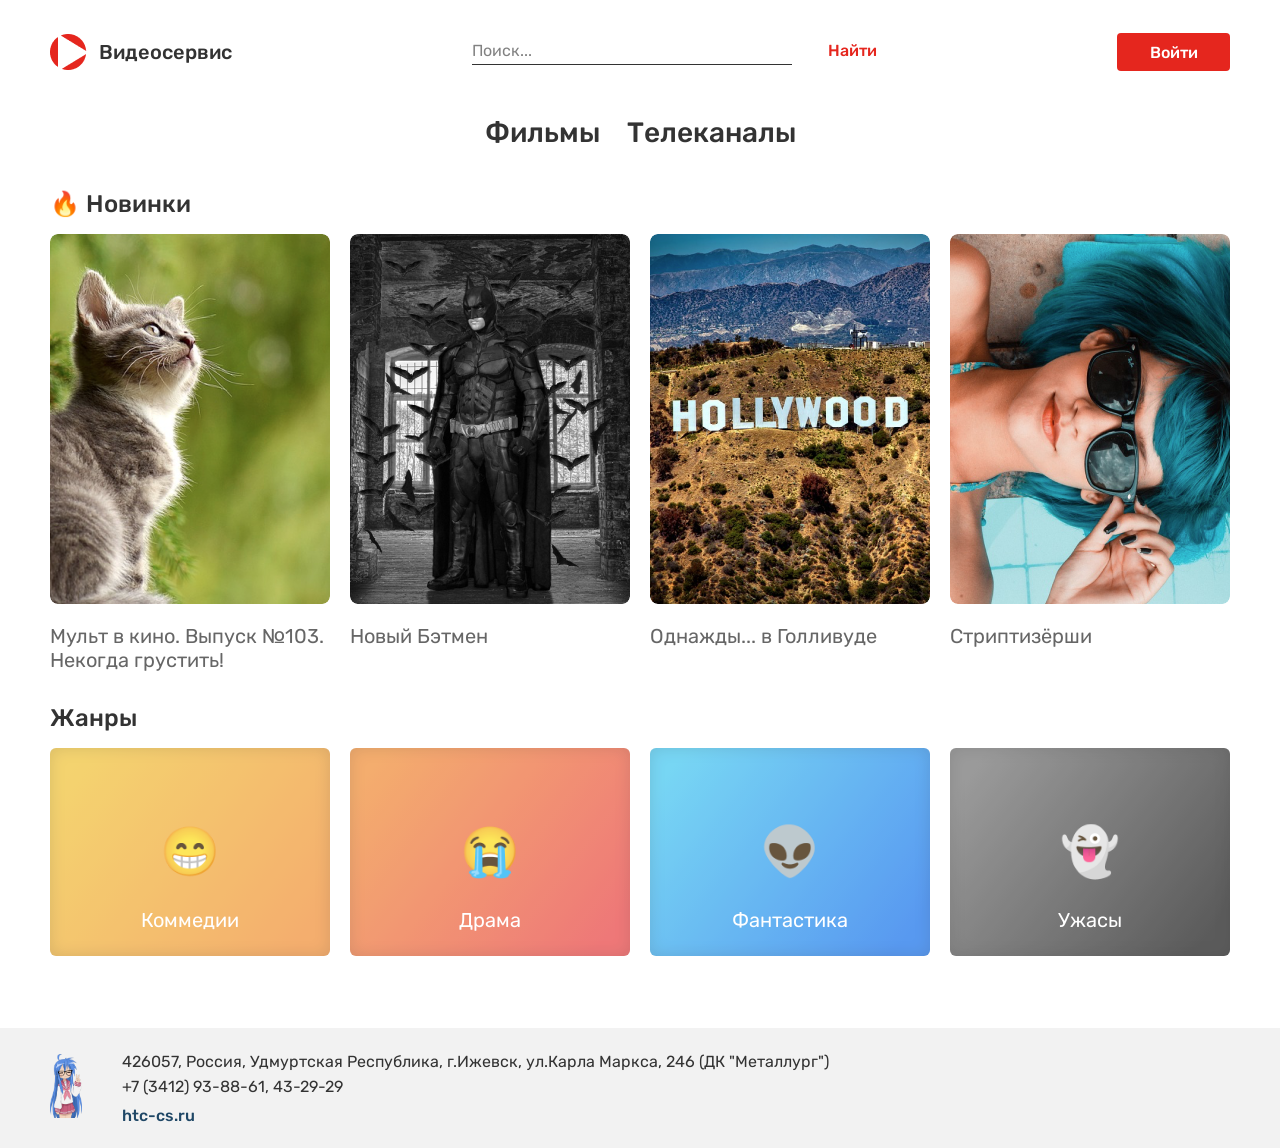
<file: index.html>
<!DOCTYPE html>
<html lang="ru">
<head>
    <meta charset="UTF-8">
    <link rel="stylesheet" href="css/style.css">
    <meta name="viewport" content="width=device-width, initial-scale=1.0">
    <title>Телепортал</title>
</head>
<body>
    <div class="container">
        <header class="header">
            <div class="header__logo">
                <img src="img/sign.png" alt="logo">
                <p class="header__logo-txt">Видеосервис</p>
            </div>

            <form action="">
                <input class="header__search-txt" type="text" placeholder="Поиск...">
                <input class="header__search-btn" type="button" value="Найти">
            </form>

            <form action="modal.html">
                <input class="header__auth-btn" type="submit" value="Войти">
            </form>
        </header>

        <main>
            <nav class="nav">
                <a class="nav__a" href="index.html">Фильмы</a>
                <a class="nav__a" href="telecanal.html">Телеканалы</a>
            </nav>

            <div class="new">
                <p class="new__caption">&#128293; Новинки</p>
                <div class="movies">
                    <div class="movies__item">
                        <img class="movies__item-img" src="img/picture(1).png" alt="kotenok">
                        <p class="movies__item-p" >Мульт в кино. Выпуск №103. Некогда грустить!</p>
                        <p class="movies__item-desc">Фильм повествует о череде событий, произошедших в Голливуде в 1969 году, на закате его «золотого века». Известный актер Рик Далтон и его дублер Клифф Бут пытаются найти свое место в стремительно меняющемся мире киноиндустрии.</p>
                    </div>

                    <div class="movies__item">
                        <img class="movies__item-img" src="img/picture(2).png" alt="batman">
                        <p class="movies__item-p" >Новый Бэтмен</p>
                        <p class="movies__item-desc">Фильм повествует о череде событий, произошедших в Голливуде в 1969 году, на закате его «золотого века». Известный актер Рик Далтон и его дублер Клифф Бут пытаются найти свое место в стремительно меняющемся мире киноиндустрии.</p>
                    </div>

                    <div class="movies__item">
                        <img class="movies__item-img" src="img/picture(3).png" alt="hollywood">
                        <p class="movies__item-p" >Однажды... в Голливуде</p>
                        <p class="movies__item-desc">Фильм повествует о череде событий, произошедших в Голливуде в 1969 году, на закате его «золотого века». Известный актер Рик Далтон и его дублер Клифф Бут пытаются найти свое место в стремительно меняющемся мире киноиндустрии.</p>
                    </div>

                    <div class="movies__item">
                        <img class="movies__item-img" src="img/picture(4).png" alt="striptiz-girls">
                        <p class="movies__item-p" >Стриптизёрши</p>
                        <p class="movies__item-desc">Фильм повествует о череде событий, произошедших в Голливуде в 1969 году, на закате его «золотого века». Известный актер Рик Далтон и его дублер Клифф Бут пытаются найти свое место в стремительно меняющемся мире киноиндустрии.</p>
                    </div>
                </div>
            </div>

            <div class="geners">
                <p class="new__caption">Жанры</p>
                <div class="geners-gallery">

                    <div class="geners-gallery__item comedy">
                        <p class="geners-gallery__item-emj">😁️</p>
                        <p class="geners-gallery__item-p">Коммедии</p>
                    </div>

                    <div class="geners-gallery__item drama">
                        <p class="geners-gallery__item-emj">😭️</p>
                        <p class="geners-gallery__item-p">Драма</p>
                    </div>

                    <div class="geners-gallery__item fantastik">
                        <p class="geners-gallery__item-emj">👽️</p>
                        <p class="geners-gallery__item-p">Фантастика</p>
                    </div>

                    <div class="geners-gallery__item horror">
                        <p class="geners-gallery__item-emj">👻️</p>
                        <p class="geners-gallery__item-p">Ужасы</p>
                    </div>
                </div>
            </div>
        </main>
    </div>

    <footer class="footer">
        <div class="footer-container container">
            <div class="footer__logo">
                <!-- <img src="img/logo.svg" alt="logo"> -->
                <img src="img/character.png" alt="logo" width="31.99px" height="64px">
            </div>
            <div class="footer__info">
                <p class="footer__info-p">426057, Россия, Удмуртская Республика, г.Ижевск, ул.Карла Маркса, 246 (ДК "Металлург")</p>
                <p class="footer__info-p">+7 (3412) 93-88-61, 43-29-29</p>
                <a class="footer__info-a" href="https://htc-cs.ru">htc-cs.ru</a>
            </div>
        </div>
    </footer>
</body>
</html>
</file>
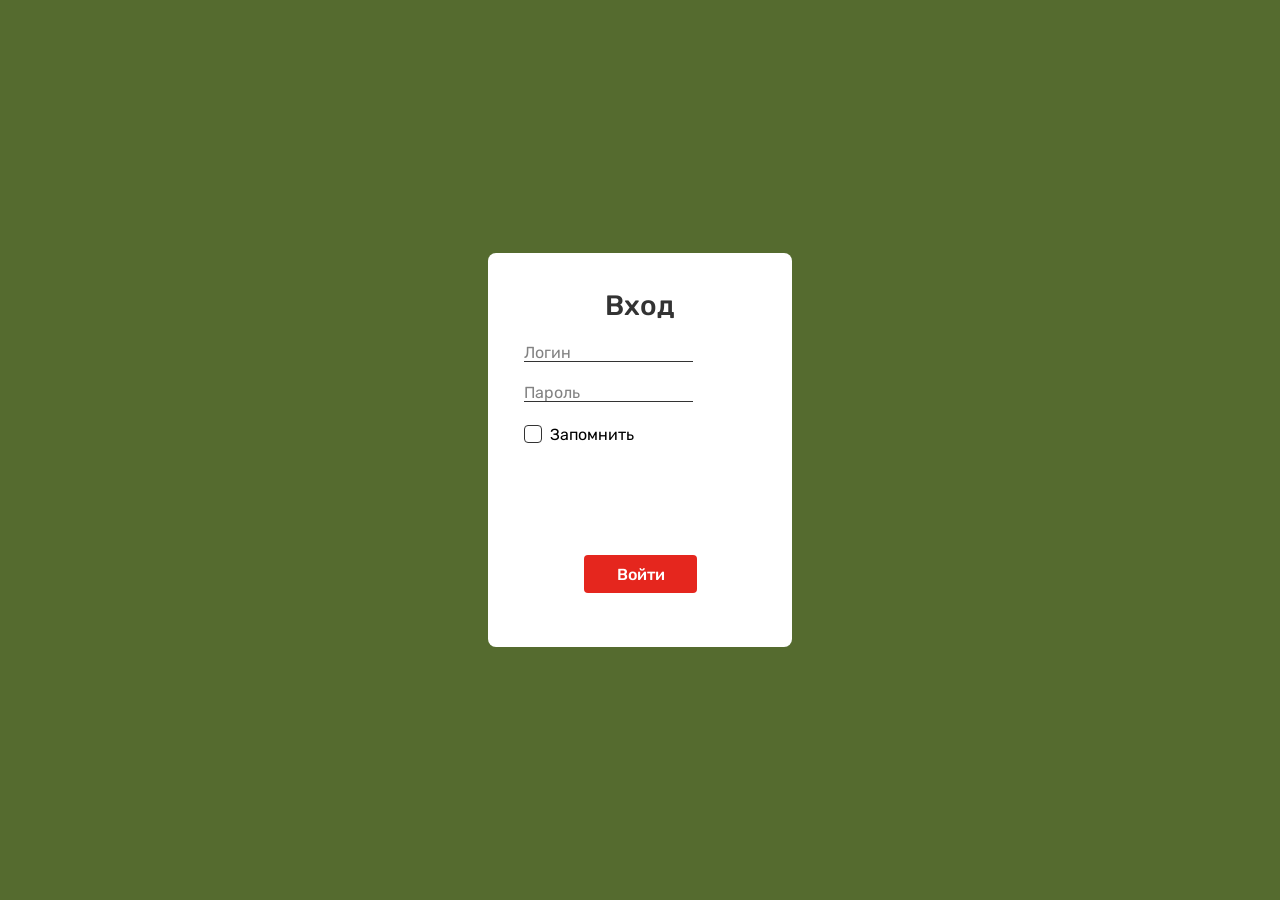
<file: modal.html>
<!DOCTYPE html>
<html lang="en">
<head>
	<meta charset="UTF-8">
	<meta name="viewport" content="width=device-width, initial-scale=1.0">
	<link rel="stylesheet" href="css/modal_style.css">
	<link rel="stylesheet" href="css/style.css">
	<title>modal</title>
</head>
<body>
	<div class="modal__backgraund">

		<div class="modal__container">
			<p class="modal__login-p">Вход</p>
			<form class="modal__form" action="index.html">
				<input class="modal__login-input" type="text" placeholder="Логин">
				<input class="modal__login-input" type="password" placeholder="Пароль">

				<div class="modal__login-checkbox">
					<div>
						<input type="checkbox" id="check1">
						<div class="checkmark"><p>&#10004</p></div>
					</div>
					<div>
						<label for="check1">Запомнить</label>
					</div>
				</div>
				
				<input class="modal__login-button" type="submit" value="Войти">
			</form>
		</div>

	</div>
</body>
</html>
</file>
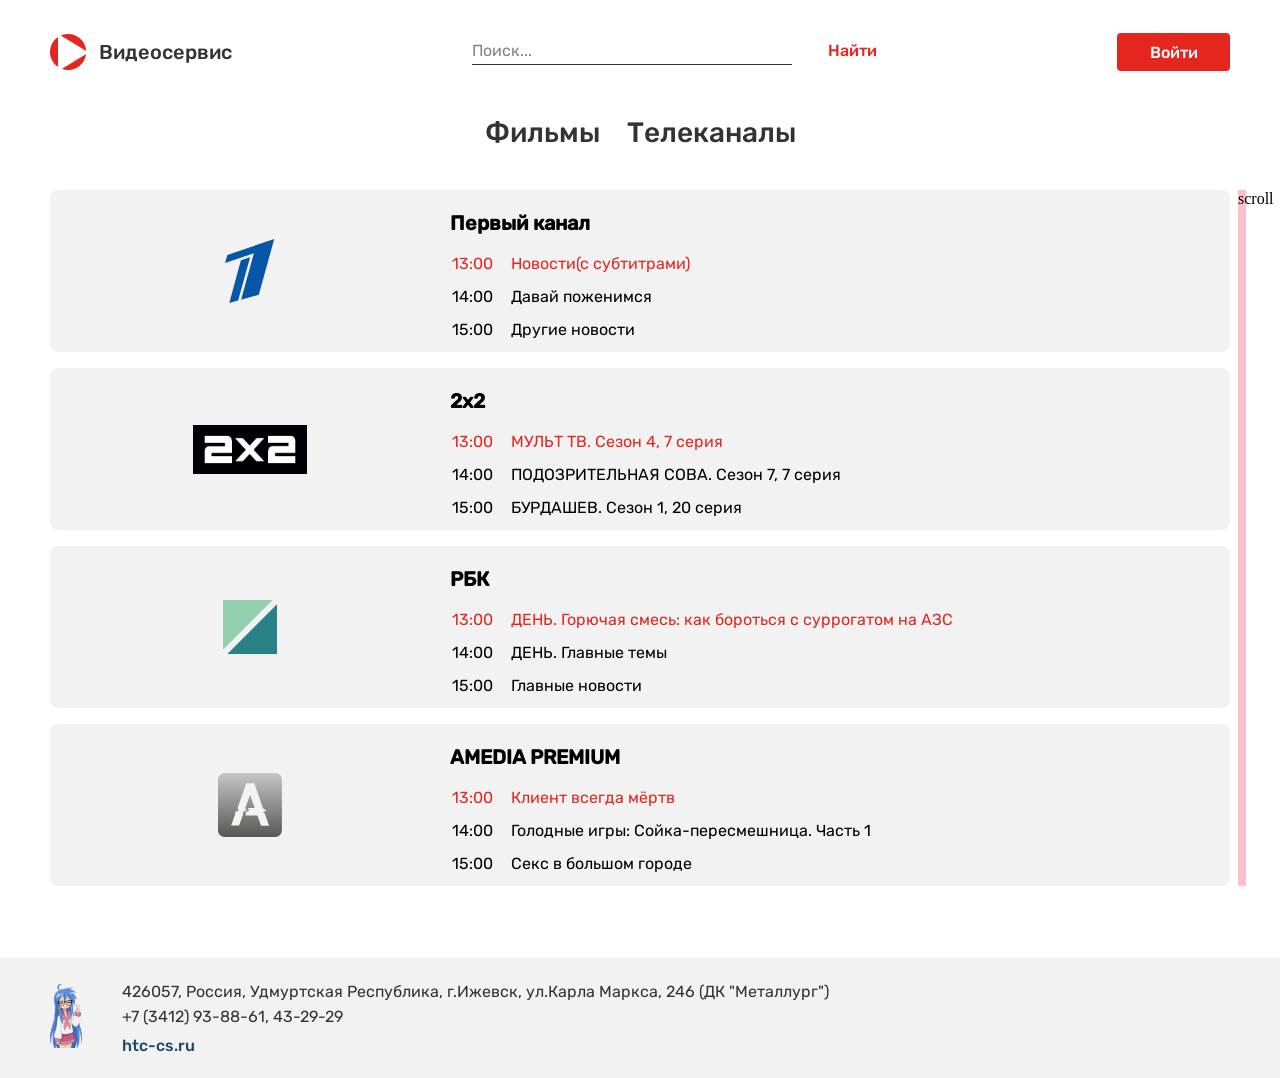
<file: telecanal.html>
<!DOCTYPE html>
<html lang="ru">
<head>
    <meta charset="UTF-8">
    <link rel="stylesheet" href="css/style.css">
    <link rel="stylesheet" href="css/telecanal.css">
    <meta name="viewport" content="width=device-width, initial-scale=1.0">
    <title>Телепортал</title>
</head>
<body>
    <div class="container">
        <header class="header">
            <div class="header__logo">
                <img src="img/sign.png" alt="logo">
                <p class="header__logo-txt">Видеосервис</p>
            </div>

            <form action="">
                <input class="header__search-txt" type="text" placeholder="Поиск...">
                <input class="header__search-btn" type="button" value="Найти">
            </form>

            <form action="modal.html">
                <input class="header__auth-btn" type="submit" value="Войти">
            </form>
        </header>

        <main>
            <nav class="nav">
                <a class="nav__a" href="index.html">Фильмы</a>
                <a class="nav__a" href="telecanal.html">Телеканалы</a>
            </nav>

            <div class="channel__box">
                <div class="channels">
                <!-- 1 Channel -->
                <div class="channel__item">
                    <div class="channel__item__logo">
                        <img src="img/channel__img/1st.svg" alt="1 канал">
                    </div>
                    <div class="channel__description">
                        <h3>Первый канал</h3>
                        <table>
                            <tr class="des_fire">
                                <td>13:00</td>
                                <td class="">Новости(с субтитрами)</td>
                            </tr>
                            <tr>
                                <td>14:00</td>
                                <td>Давай поженимся</td>
                            </tr>
                            <tr>
                                <td>15:00</td>
                                <td>Другие новости</td>
                            </tr>
                        </table>
                    </div>
                </div>

                <!-- 2x2 -->
                <div class="channel__item">
                    <div class="channel__item__logo">
                        <img src="img/channel__img/2x2.svg" alt="2x2">
                    </div>
                    <div class="channel__description">
                        <h3>2x2</h3>
                        <table>
                            <tr class="des_fire">
                                <td>13:00</td>
                                <td>МУЛЬТ ТВ. Сезон 4, 7 серия</td>
                            </tr>
                            <tr>
                                <td>14:00</td>
                                <td>ПОДОЗРИТЕЛЬНАЯ СОВА. Сезон 7, 7 серия</td>
                            </tr>
                            <tr>
                                <td>15:00</td>
                                <td>БУРДАШЕВ. Сезон 1, 20 серия</td>
                            </tr>
                        </table>
                    </div>
                </div>

                <!-- RBK -->
                <div class="channel__item">
                    <div class="channel__item__logo">
                        <img src="img/channel__img/rbc.svg" alt="РБК">
                    </div>
                    <div class="channel__description">
                        <h3>РБК</h3>
                        <table>
                            <tr class="des_fire">
                                <td>13:00</td>
                                <td>ДЕНЬ. Горючая смесь: как бороться с суррогатом на АЗС</td>
                            </tr>
                            <tr>
                                <td>14:00</td>
                                <td>ДЕНЬ. Главные темы</td>
                            </tr>
                            <tr>
                                <td>15:00</td>
                                <td>Главные новости</td>
                            </tr>
                        </table>
                    </div>
                </div>

                <!-- AMEDIA PREMIUM -->
                <div class="channel__item">
                    <div class="channel__item__logo">
                        <img src="img/channel__img/amedia.svg" alt="Amedia Premium">
                    </div>
                    <div class="channel__description">
                        <h3>AMEDIA PREMIUM</h3>
                        <table>
                            <tr class="des_fire">
                                <td>13:00</td>
                                <td>Клиент всегда мёртв</td>
                            </tr>
                            <tr>
                                <td>14:00</td>
                                <td>Голодные игры: Сойка-пересмешница. Часть 1</td>
                            </tr>
                            <tr>
                                <td>15:00</td>
                                <td>Секс в большом городе</td>
                            </tr>
                        </table>
                    </div>
                </div>
            </div>

            <div class="scroll">scroll</div>
            </div>

        </main>
    </div>

    <footer class="footer">
        <div class="footer-container container">
            <div class="footer__logo">
                <!-- <img src="img/logo.svg" alt="logo"> -->
                <img src="img/character.png" alt="logo" width="31.99px" height="64px">
            </div>
            <div class="footer__info">
                <p class="footer__info-p">426057, Россия, Удмуртская Республика, г.Ижевск, ул.Карла Маркса, 246 (ДК "Металлург")</p>
                <p class="footer__info-p">+7 (3412) 93-88-61, 43-29-29</p>
                <a class="footer__info-a" href="https://htc-cs.ru">htc-cs.ru</a>
            </div>
        </div>
    </footer>
</body>
</html>
</file>
<file: css/style.css>
* {
    margin: 0;
    padding: 0;
}

@font-face {
    font-family: Rubik-Medium;
    src: url(../fonts/Rubik-Medium.ttf);
}

@font-face {
    font-family: Rubik-reg;
    src: url(../fonts/Rubik-Regular.ttf);
}

.container {
    /* background-color:bisque; */
    width: 1180px;
    /* height: 100vh; */
    margin: 0 auto;
}

.header {
    display: flex;
    height: 40px;
    margin-top: 32px;
    justify-content: space-between;
    align-items: center;
}

.header__logo {
    display: flex;
    align-items: center;
}

.header__logo-txt {
    font-family: Rubik-Medium;
    font-size: 20px;
    color: #333333;
    margin-left: 11.88px;
}

.header__search-txt {
    width: 320px;
    height: 25px;
    border: none;
    border-bottom: 1px #333333 solid;
    color: #333333;
}

.header__search-txt::placeholder {
    color: #828282;
    font-size: 16px;
    font-family: Rubik-reg;
}

.header__search-txt:focus {
    outline: none;
}

.header__search-btn {
    border: none;
    background: none;
    color: #E5261E;
    font-family: Rubik-Medium;
    font-size: 16px;
    margin-left: 32px;
}

.header__auth-btn {
    background: #E5261E;
    border: none;
    color: #ffffff;
    font-size: 16px;
    font-family: Rubik-Medium;
    border-radius: 4px;
    width: 113px;
    height: 38px;
}

.header__auth-btn:hover {
    background: #CC221B;
}

.nav {
    /* background-color: #1bcc59; */
    width: 311px;
    margin: 44px auto 32px auto;
    display: flex;
    justify-content: space-between;
    height: 42px;
}

.nav__a {
    font-family: Rubik-Medium;
    font-size: 28px;
    color: #333333;
    text-decoration: none;
}

.nav__a:hover {
    border-bottom: 2px #E5261E solid;
    padding-bottom: 9px;
    color: #E5261E;
}

.new__caption {
    color: #333333;
    font-family: Rubik-Medium;
    font-size: 24px;
    margin-bottom: 16px;
}

.movies__item-img {
    border-radius: 8px;
    margin-bottom: 16px;
}

.movies__item-p {
    font-family: Rubik-reg;
    font-size: 20px;
    color: #666666;    
}

.movies__item {
    width: 280px;
    position: relative;
}

.movies__item-desc {
    width: 280px;
    height: 370px;
    background-color: rgba(51, 51, 51, 0.8);
    border-radius: 8px;
    font-family: Rubik-reg;
    font-size: 16px;
    color: #f2f2f2;
    padding: 16px;
    box-sizing: border-box;
    line-height: 140%;
    position: absolute;
    top: 0px;
    left: 0px;
    opacity: 0;
}

.movies__item:hover .movies__item-desc {
    opacity: 1;
    cursor: pointer;
}

.movies {
    display: flex;
    justify-content: space-between;
}

.new {
    margin-bottom: 32px;
}

/* ЖАНРЫ */
.geners {
    height: 252px;
}

.geners-gallery__item{
    border-radius: 6px;
    height: 208px;
    width: 280px;
    /* background: linear-gradient(127.83deg, #f2c94c 8.44%, #f29a4a 91.36%); */
    box-shadow: inset 0px 0px 16px rgba(0,0,0,0.15);
    display: flex;
    position: relative;
    flex-direction: column;
    justify-content: center;
    align-items: center;
    opacity: 0.8;
}

.comedy {
        background: linear-gradient(127.83deg, #f2c94c 8.44%, #f29a4a 91.36%);
}

.drama {
        background: linear-gradient(127.83deg, #f2994A 8.44%, #eb5757 91.36%);

}
.fantastik {
        background: linear-gradient(127.83deg, #56ccf2 8.44%, #2f80ed 91.36%);

}
.horror {
        background: linear-gradient(127.83deg, #828282 8.44%, #333333 91.36%);

}


.geners-gallery__item-emj {
    font-size: 48px;
}

.geners-gallery__item-p {
    font-family: Rubik-reg;
    color: #ffffff;
    font-size: 20px;
    position: absolute;
    top: 160px;
}

.geners-gallery__item:hover {
    opacity: 1;
    cursor: pointer;
}

.geners-gallery {
    display: flex;
    justify-content: space-between;
}


/* FOOTER */

.footer {
    display: flex;
    height: 120px;
    background-color: #f2f2f2;
    margin-top: 72px;
}

.footer-container {
    display: flex;
    align-items: center;
    height: 120px;
}

.footer__logo {
    /* display: flex; */
    margin-right: 39.98px;
}

.footer__info-p {
    font-family: Rubik-reg;
    color: #333333;
    font-size: 16px;
}

.footer__info-p:nth-child(2){
    margin: 6px 0 10px 0;
}

.footer__info-a {
    font-family: Rubik-Medium;
    color: #1f4766;
    font-size: 16px;
    text-decoration: none;
}
</file>
<file: css/modal_style.css>
/* 
	font-family: Rubik-Medium;
	font-family: Rubik-reg;
*/

.modal__backgraund {
	display: flex;
	justify-content: center;
	height: 100vh;
	align-items: center;
	background-color: darkolivegreen;
}

.modal__container {
	background-color: #ffffff;
	width: 304px;
	height: 394px;
	border-radius: 8px;
	display: flex;
	flex-direction: column;
}

.modal__login-p {
	text-align: center;
	font-family: Rubik-Medium;
	font-size: 28px;
	color: #333333;
	margin-top: 36px;
}

.modal__login-input {
	border: none;
	border-bottom: 1px #333333 solid;
	border-color: #333333;
	margin-left: 36px;
	margin-top: 24px;
}

.modal__login-input:focus {
	outline: none;
}

.modal__login-input::placeholder {
		color: #828282;
		font-size: 16px;
		font-family: Rubik-reg;
}



.modal__login-checkbox {
	padding-top: 23px;
	margin-left: 36px;
	font-family: Rubik-reg;
	font-size: 16px;
	display: flex;
	gap: 8px;
}

#check1 {
	position: absolute;
	/* top: 180px; */
	transform: scale(1.5);
	opacity: 0;
	cursor: pointer;
}

.checkmark {
	height: 16px;
	width: 16px;
	background-color: #ffffff;
	color: #ffffff;
	border: #333333 solid 1px;
	border-radius: 4px;
	cursor: default;
	z-index: -1;
	text-align: center;
}

.modal__login-checkbox .checkmark p {
	margin-top: -2px;
	font-size: 13px;
}

#check1:checked ~ .checkmark {
	background-color: #ffffff;
	border: #333333 solid 1px;
	color: #e5261e;
	border-radius: 4px;
}


.modal__login-button {
	font-family: Rubik-Medium;
	width: 113px;
	height: 38px;
	font-size: 16px;
	margin-top: 111px;
	margin-left: 96px;
	border: none;
	border-radius: 4px;
	background-color: #e5261e;
	color: #ffffff;
}

.modal__login-button:hover {
	background-color: #cc221b;
}
</file>
<file: css/telecanal.css>
.channels {
    display: flex;
    flex-direction: column;
    justify-content: space-between;
    height: 696px;
}

.channel__box {
    display: flex;
    flex-direction: row;
}

.channel__item {
    height: 162px;
    width: 1180px;
    background-color: #f2f2f2;
    display: flex;
    border-radius: 8px;
}

.channel__item__logo {
    display: flex;
    align-items: center;
    justify-content: center;
    width: 400px;
}

.channel__description {
    display: flex;
    flex-direction: column;
    /* justify-content: space-between; */
    font-family: Rubik-reg;
    font-size: 16px;
    text-align: left;
    padding-top: 21px;
}

.des_fire {
    color: #e5261e;
}

.channel__description td {
    padding-right: 16px;
    padding-bottom: 12px;
}

.channel__description h3 {
    font-family: Rubik-Medium;
    font-size: 20px;
    margin-bottom: 17px;
}

.scroll {
    background-color: pink;
    width: 8px;
    height: 696px;
    margin-left: 8px;
}
</file>
